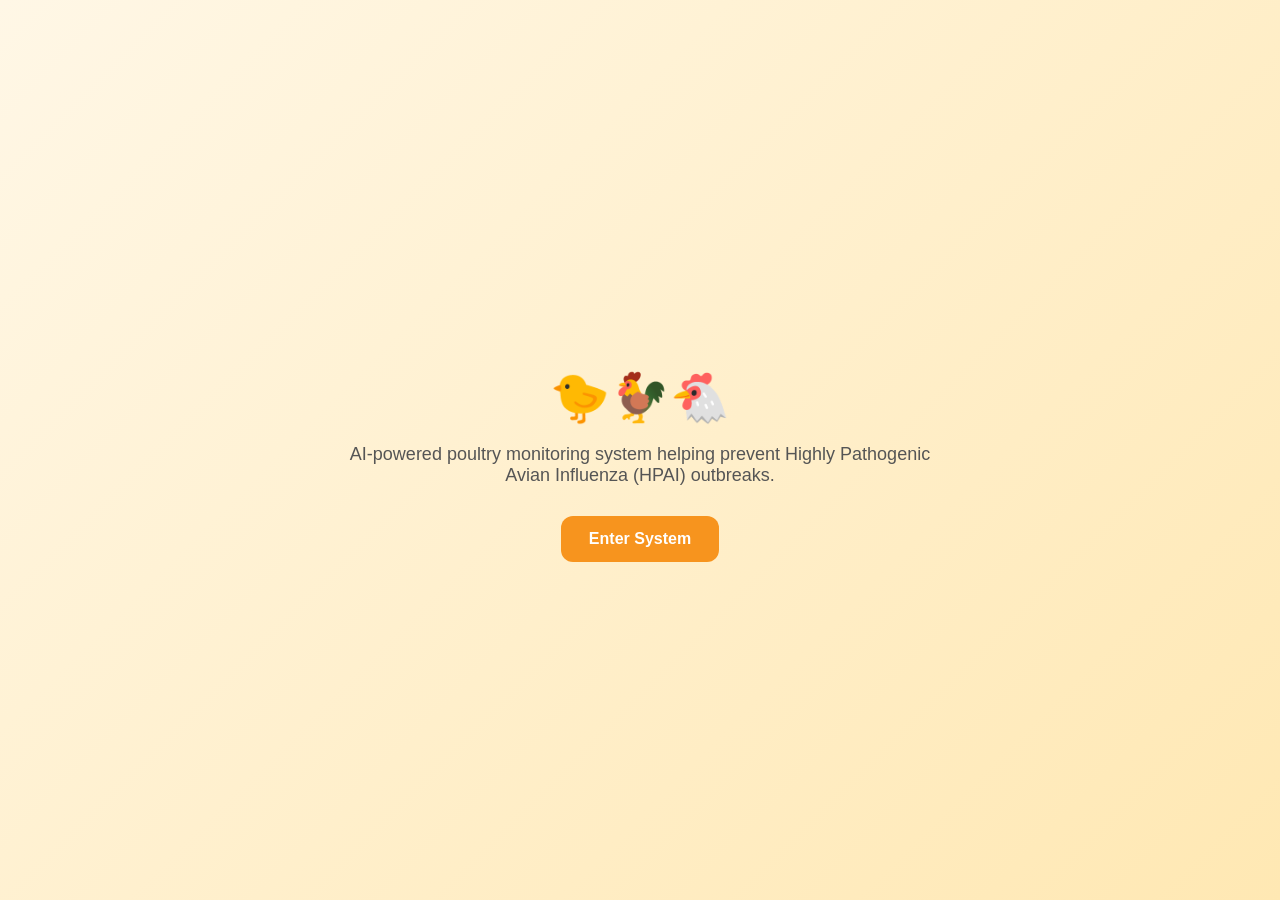
<file: index.html>
<!DOCTYPE html>
<html lang="en">
<head>
<meta charset="UTF-8">
<meta name="viewport" content="width=device-width, initial-scale=1.0">
<title>Welcome — 🐤🐓🐔</title>

<style>
body{
    margin:0;
    height:100vh;
    display:flex;
    justify-content:center;
    align-items:center;
    font-family:Segoe UI, Arial, sans-serif;
    background:linear-gradient(135deg,#fff7e6,#ffe8b3);
}

/* Intro container */
.intro{
    text-align:center;
    max-width:600px;
}

/* Title */
.intro h1{
    font-size:48px;
    margin-bottom:10px;
}

/* Subtitle */
.intro p{
    color:#555;
    margin-bottom:30px;
    font-size:18px;
}

/* Button */
.btn{
    display:inline-block;
    padding:14px 28px;
    background:#F7941E;
    color:white;
    text-decoration:none;
    border-radius:12px;
    font-weight:600;
    transition:.3s;
}

.btn:hover{
    background:#e6830e;
    transform:translateY(-2px);
}
</style>
</head>

<body>

<div class="intro">
    <h1>🐤🐓🐔</h1>
    <p>
        AI-powered poultry monitoring system helping prevent
        Highly Pathogenic Avian Influenza (HPAI) outbreaks.
    </p>

    <!-- CONNECTED BUTTON -->
    <a href="Login.html" class="btn">Enter System</a>
</div>

</body>
</html>
</file>
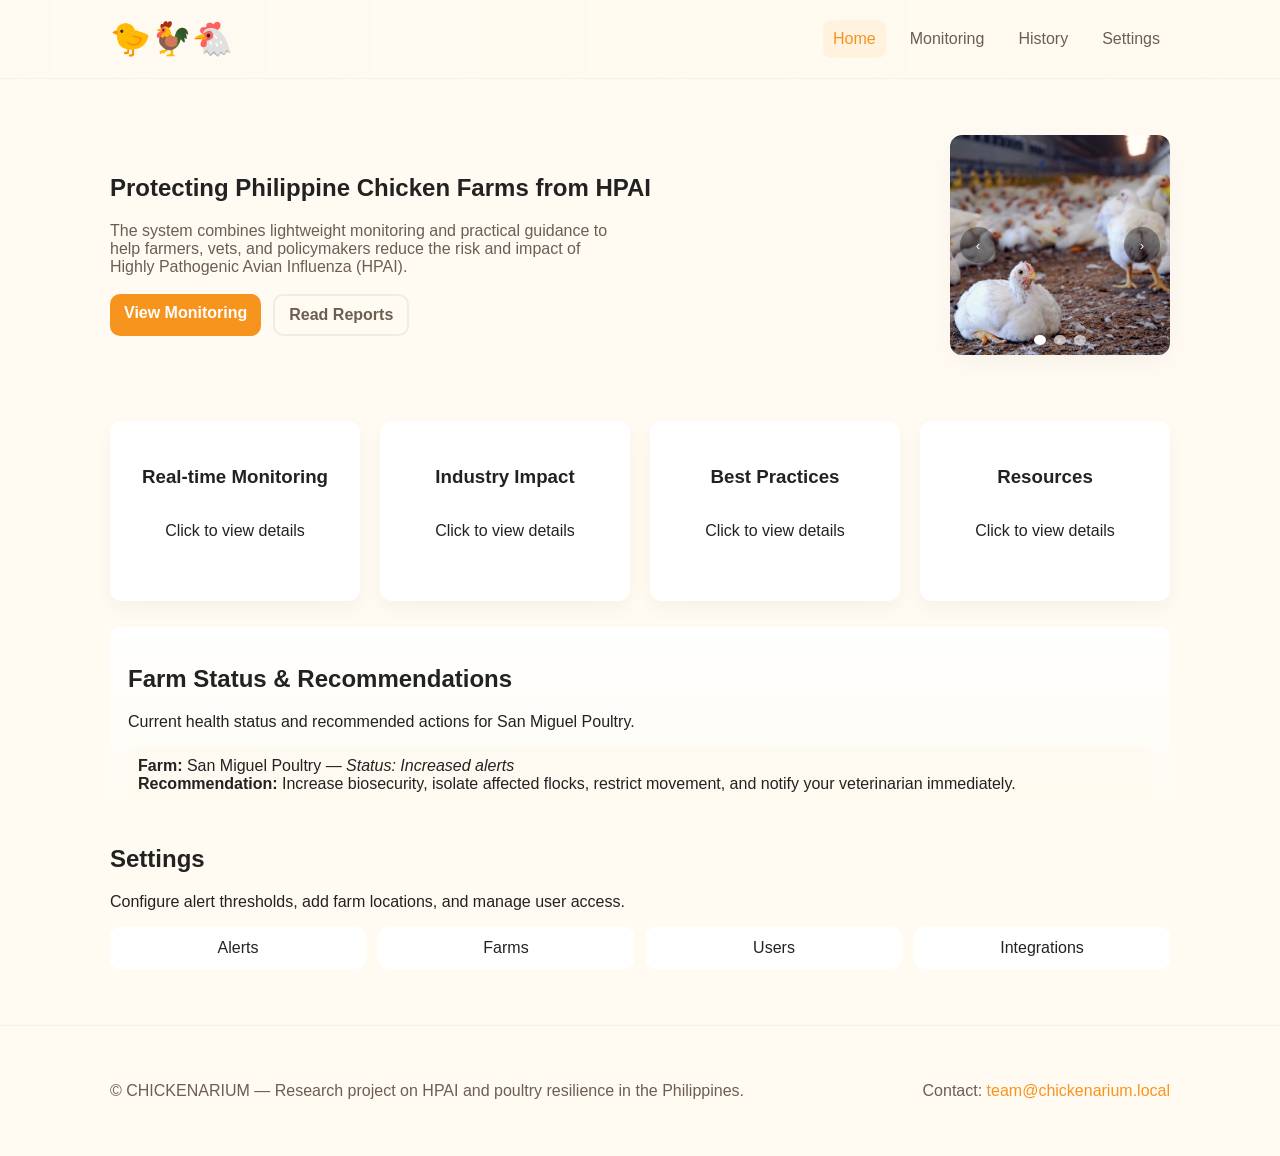
<file: Fpage.html>
<!doctype html>
<html lang="en">
<head>
  <meta charset="utf-8" />
  <meta name="viewport" content="width=device-width,initial-scale=1" />
  <title>THESIS — Front Page</title>
  
  <link rel="stylesheet" href="css/Fpage.css" />
  <link rel="stylesheet" href="css/media.css" />
</head>

<body>
  <header class="topnav">
    <div class="container nav-inner">
      <a class="brand" href="Fpage.html">🐤🐓🐔 </a>
      <button id="menuBtn" class="menu-btn" aria-label="Toggle menu">☰</button>
      <nav id="siteNav" class="nav-links">
        <a href="Fpage.html" class="active">Home</a>
        <a href="monitoring.html">Monitoring</a>
        <a href="history.html">History</a>
        <a href="settings.html">Settings</a>
      </nav>
    </div>
  </header>

<main class="container">

<section id="home" class="hero">
  <div class="hero-left">
    <h1>Protecting Philippine Chicken Farms from HPAI</h1>
    <p class="lead">
      The system combines lightweight monitoring and practical guidance
      to help farmers, vets, and policymakers reduce the risk and impact of
      Highly Pathogenic Avian Influenza (HPAI).
    </p>
    <div class="hero-cta">
      <a class="btn" href="#monitoring">View Monitoring</a>
      <a class="btn ghost" href="#history">Read Reports</a>
    </div>
  </div>
  <div class="hero-right">
    <div class="carousel" id="homeCarousel">
      <div class="carousel-track">
        <div class="carousel-slide"><img src="images/chicken1.jpg" alt="Farm view 1"></div>
        <div class="carousel-slide"><img src="images/chicken2.jpg" alt="Farm view 2"></div>
        <div class="carousel-slide"><img src="images/chicken3.jpg" alt="Farm view 3"></div>
      </div>
      <button class="carousel-btn prev" aria-label="Previous slide">‹</button>
      <button class="carousel-btn next" aria-label="Next slide">›</button>
      <div class="carousel-dots" aria-hidden="false"></div>
    </div>
  </div>
</section>

<section id="monitoring" class="info-grid">
  <article class="card" onclick="openModal('m1')">
    <h3>Real-time Monitoring</h3>
    <p>Click to view details</p>
  </article>

  <article class="card" onclick="openModal('m2')">
    <h3>Industry Impact</h3>
    <p>Click to view details</p>
  </article>

  <article class="card" onclick="openModal('m3')">
    <h3>Best Practices</h3>
    <p>Click to view details</p>
  </article>

  <article class="card" onclick="openModal('m4')">
    <h3>Resources</h3>
    <p>Click to view details</p>
  </article>
</section>

<section id="history" class="history">
  <h2>Farm Status & Recommendations</h2>
  <p>Current health status and recommended actions for San Miguel Poultry.</p>
  <div class="history-list">
    <div class="history-item">
      <strong>Farm:</strong> San Miguel Poultry — <em>Status: Increased alerts</em>
      <div class="recommendation"><strong>Recommendation:</strong> Increase biosecurity, isolate affected flocks, restrict movement, and notify your veterinarian immediately.</div>
    </div>
  </div>
</section>

<section id="settings" class="settings">
  <h2>Settings</h2>
  <p>Configure alert thresholds, add farm locations, and manage user access.</p>
  <div class="settings-grid">
    <div class="small-card">Alerts</div>
    <div class="small-card">Farms</div>
    <div class="small-card">Users</div>
    <div class="small-card">Integrations</div>
  </div>
</section>

</main>

<footer class="site-footer">
  <div class="container footer-inner">
    <p>© CHICKENARIUM — Research project on HPAI and poultry resilience in the Philippines.</p>
    <p>Contact: <a href="mailto:team@chickenarium.local">team@chickenarium.local</a></p>
  </div>
</footer>

<div id="m1" class="modal" onclick="closeModal(event)">
  <div class="modal-content">
    <span class="modal-close" onclick="closeModal()">×</span>
    <h2>Real-time Monitoring</h2>
    <p>
      Uses AI-based vocal analysis and camera monitoring to detect
      early symptoms of HPAI in chickens.
    </p>
  </div>
</div>

<div id="m2" class="modal" onclick="closeModal(event)">
  <div class="modal-content">
    <span class="modal-close" onclick="closeModal()">×</span>
    <h2>Industry Impact</h2>
    <p>
      Early detection helps reduce economic losses, prevent large-scale
      outbreaks, and protect food security.
    </p>
  </div>
</div>

<div id="m3" class="modal" onclick="closeModal(event)">
  <div class="modal-content">
    <span class="modal-close" onclick="closeModal()">×</span>
    <h2>Best Practices</h2>
    <p>
      Includes biosecurity measures, isolation protocols, and immediate
      reporting of suspected chickens.
    </p>
  </div>
</div>

<div id="m4" class="modal" onclick="closeModal(event)">
  <div class="modal-content">
    <span class="modal-close" onclick="closeModal()">×</span>
    <h2>Resources</h2>
    <p>
      Access official DA, BFAR, and veterinary guidelines related to
      Avian Influenza prevention and response.
    </p>
  </div>
</div>

<script>
  document.addEventListener('DOMContentLoaded', ()=>{
    const btn = document.getElementById('menuBtn');
    const nav = document.getElementById('siteNav');
    btn.addEventListener('click', ()=> nav.classList.toggle('open'));
  });

  function openModal(id){
    document.getElementById(id).style.display = 'flex';
  }
  function closeModal(e){
    if(!e || e.target.classList.contains('modal')){
      document.querySelectorAll('.modal').forEach(m=>m.style.display='none');
    }
  }

  // ====== Simple responsive carousel for homepage ======
  (function(){
    const carousel = document.getElementById('homeCarousel');
    if(!carousel) return;
    const track = carousel.querySelector('.carousel-track');
    const slides = Array.from(track.children);
    const prev = carousel.querySelector('.prev');
    const next = carousel.querySelector('.next');
    const dotsContainer = carousel.querySelector('.carousel-dots');
    let current = 0;

    slides.forEach((s,i)=>{
      const btn = document.createElement('button');
      btn.className = 'dot';
      if(i===0) btn.classList.add('active');
      btn.addEventListener('click', ()=> goTo(i));
      dotsContainer.appendChild(btn);
    });

    function update(){
      track.style.transform = `translateX(${-current*100}% )`;
      Array.from(dotsContainer.children).forEach((b,i)=> b.classList.toggle('active', i===current));
    }
    function goTo(i){ current = (i + slides.length) % slides.length; update(); }

    prev.addEventListener('click', ()=> goTo(current-1));
    next.addEventListener('click', ()=> goTo(current+1));

    let autoplay = setInterval(()=> goTo(current+1), 4000);
    carousel.addEventListener('mouseenter', ()=> clearInterval(autoplay));
    carousel.addEventListener('mouseleave', ()=> autoplay = setInterval(()=> goTo(current+1), 4000));

    // touch support
    let startX = 0;
    track.addEventListener('touchstart', e=> startX = e.touches[0].clientX, {passive:true});
    track.addEventListener('touchend', e=>{
      const endX = e.changedTouches[0].clientX;
      if(startX - endX > 30) goTo(current+1);
      if(endX - startX > 30) goTo(current-1);
    });

    // ensure initial layout
    update();
    window.addEventListener('resize', update);
  })();
</script>
</body>
</html>
</file>
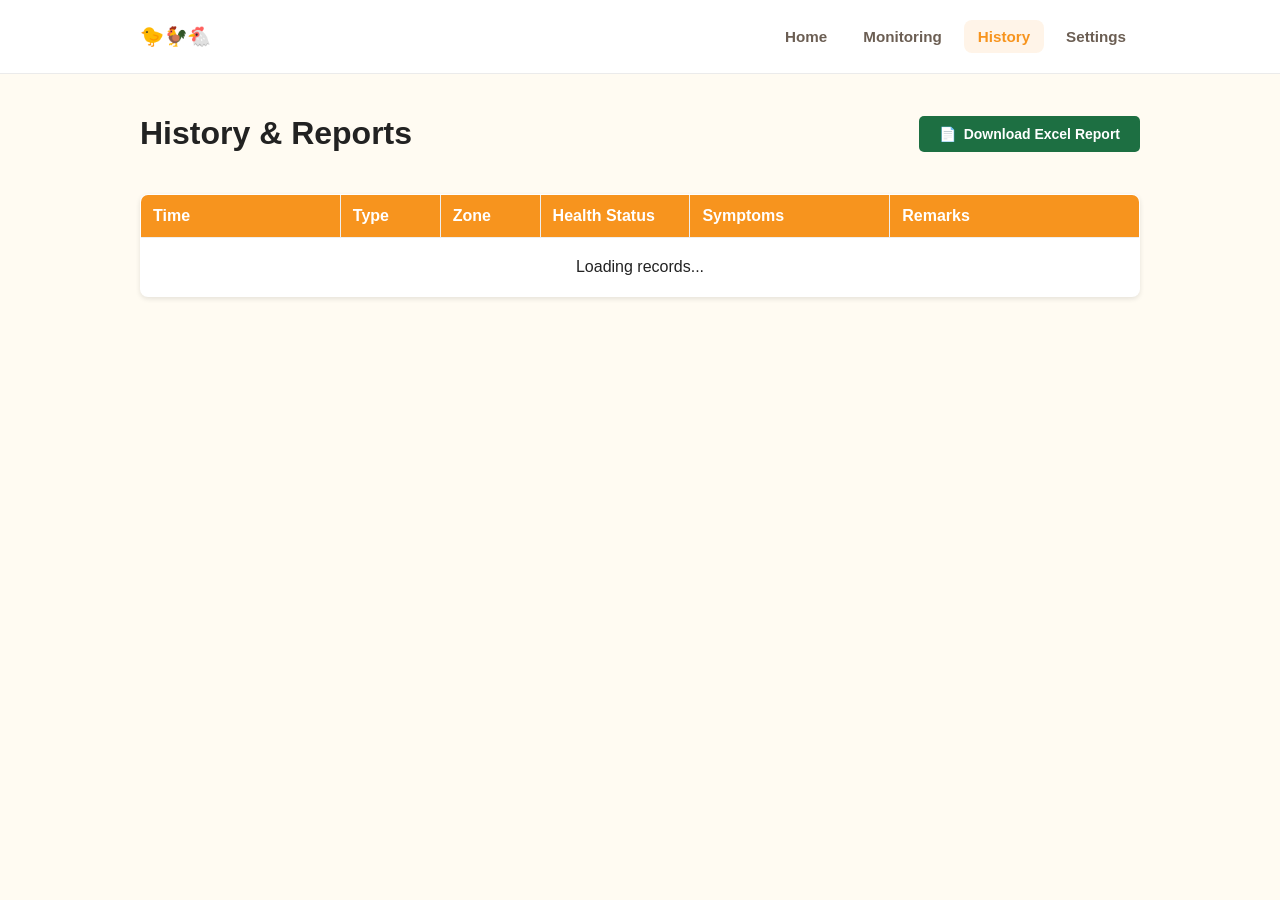
<file: history.html>
<!doctype html>
<html lang="en">
<head>
  <meta charset="utf-8" />
  <meta name="viewport" content="width=device-width,initial-scale=1" />
  <title>History — THESIS</title>
  
  <link rel="stylesheet" href="css/Navbar.css" />
  <link rel="stylesheet" href="css/history.css" />
  <style>
      .type-badge { padding: 4px 10px; border-radius: 12px; font-size: 0.85rem; background: #e2e8f0; color: #1e293b; font-weight: bold; }
  </style>
</head>
<body>

<header class="topnav">
  <div class="container nav-inner">
    <a class="brand" href="Fpage.html">🐤🐓🐔</a>
    <button id="menuBtn" class="menu-btn">☰</button>
    <nav id="siteNav" class="nav-links">
      <a href="Fpage.html">Home</a>
      <a href="monitoring.html">Monitoring</a>
      <a href="history.html" class="active">History</a>
      <a href="settings.html">Settings</a>
    </nav>
  </div>
</header>

<main class="container">
  <div class="page-header">
      <h1>History & Reports</h1>
      <button id="downloadBtn" class="btn-download">
          <span>📄</span> Download Excel Report
      </button>
  </div>

  <table style="width: 100%;">
    <thead>
      <tr>
        <th width="20%">Time</th>
        <th width="10%">Type</th>
        <th width="10%">Zone</th>
        <th width="15%">Health Status</th>
        <th width="20%">Symptoms</th>
        <th width="25%">Remarks</th>
      </tr>
    </thead>
    <tbody id="recordsBody">
      <tr><td colspan="6" style="text-align:center; padding:20px;">Loading records...</td></tr>
    </tbody>
  </table>
</main>

<script src="https://cdn.sheetjs.com/xlsx-0.19.3/package/dist/xlsx.full.min.js"></script>
<script src="js/history.js?v=4"></script>

<script>
    document.getElementById("menuBtn")?.addEventListener("click", () => {
        document.getElementById("siteNav").classList.toggle("open");
    });
</script>

</body>
</html>
</file>
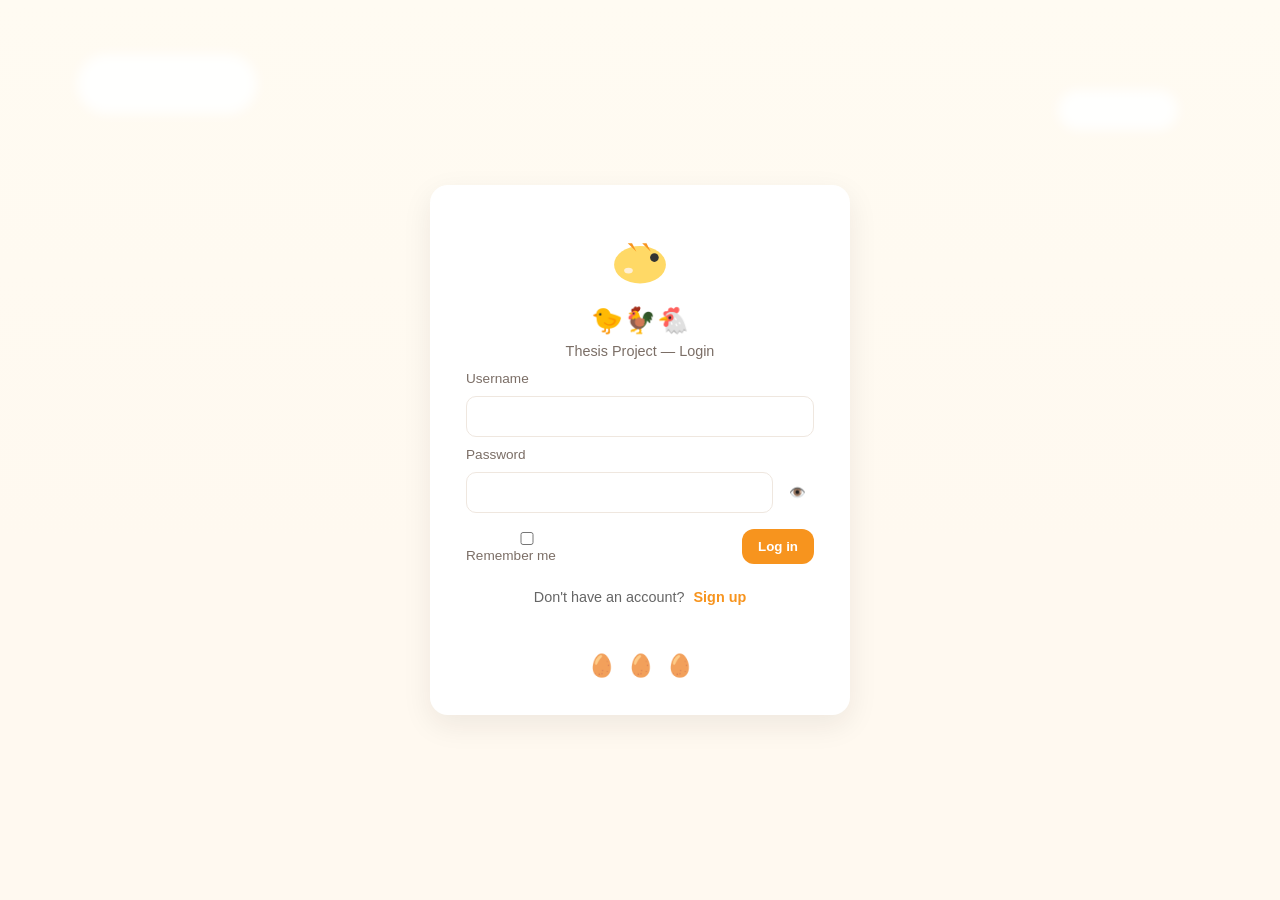
<file: Login.html>
<!DOCTYPE html>
<html lang="en">
<head>
  <meta charset="UTF-8" />
  <meta http-equiv="X-UA-Compatible" content="IE=edge" />
  <meta name="viewport" content="width=device-width, initial-scale=1.0" />
  <link rel="stylesheet" href="css/login.css" />
  <link rel="stylesheet" href="css/media.css" />
  <title>THESIS — Login</title>
</head>
<body>
  <main class="page">
    <div class="sky">
      <div class="cloud c1"></div>
      <div class="cloud c2"></div>
    </div>

    <section class="card">
      <header class="brand">
        <div class="chicken" aria-hidden="true">
          <svg viewBox="0 0 120 100" xmlns="http://www.w3.org/2000/svg" role="img" class="chicken-svg">
            <ellipse cx="60" cy="58" rx="36" ry="26" fill="#FFD966" />
            <circle cx="80" cy="48" r="6" fill="#333" />
            <path d="M55 40 l-12 -12 l6 0 z" fill="#F7941E" />
            <path d="M75 40 l12 -12 l-6 0 z" fill="#F7941E" transform="scale(-1,1) translate(-150,0)" />
            <ellipse cx="44" cy="66" rx="6" ry="4" fill="#FFF0D6" />
          </svg>
        </div>
        <h1>🐤🐓🐔</h1>
        <p class="subtitle">Thesis Project — Login</p>
      </header>

      <form id="loginForm" class="login-form" novalidate>
        <label for="username">Username</label>
        <input id="username" name="username" autocomplete="username" required />

        <label for="password">Password</label>
        <div class="password-row">
          <input id="password" name="password" type="password" autocomplete="current-password" required />
          <button type="button" id="toggleEye" class="eye" aria-label="Toggle password visibility">👁️</button>
        </div>

        <div class="actions">
          <label class="remember"><input type="checkbox" id="remember"> Remember me</label>
          <button type="submit" class="btn">Log in</button>
        </div>

        <div style="text-align: center; margin-top: 15px; font-size: 0.9rem;">
            <span style="color: #666;">Don't have an account?</span>
            <a href="signup.html" style="color: #F7941E; text-decoration: none; font-weight: bold; margin-left: 5px;">Sign up</a>
        </div>
        <p class="note" id="note" aria-live="polite"></p>
      </form>

      <footer class="decor">
        <div class="egg">🥚</div>
        <div class="egg">🥚</div>
        <div class="egg">🥚</div>
      </footer>
    </section>
  </main>

  <script src="js/login.js"></script> 
</body>
</html>
</file>
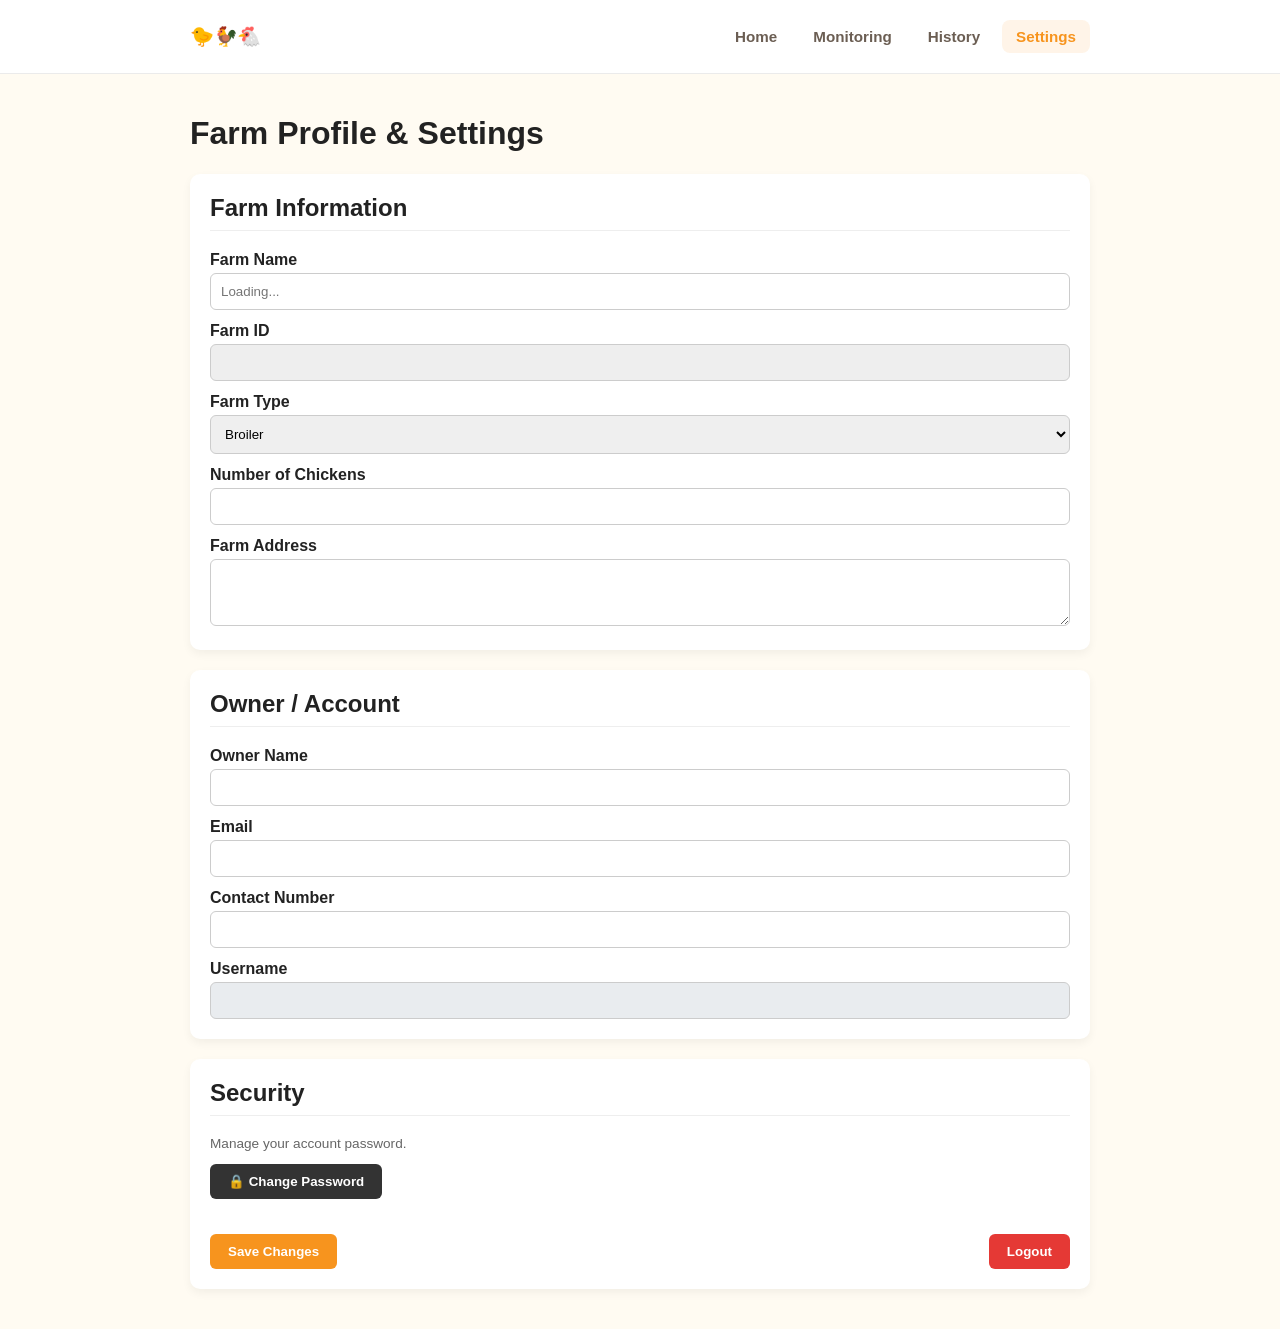
<file: settings.html>
<!doctype html>
<html lang="en">
<head>
<meta charset="utf-8">
<meta name="viewport" content="width=device-width,initial-scale=1">
<title>Settings — THESIS</title>
<link rel="stylesheet" href="css/Navbar.css">
<link rel="stylesheet" href="css/settings.css">
</head>
<body>

<header class="topnav">
<div class="container nav-inner">
  <a class="brand" href="Fpage.html">🐤🐓🐔</a>
  <button id="menuBtn" class="menu-btn">☰</button>
  <nav id="siteNav" class="nav-links">
    <a href="Fpage.html">Home</a>
    <a href="monitoring.html">Monitoring</a>
    <a href="history.html">History</a>
    <a href="settings.html" class="active">Settings</a>
  </nav>
</div>
</header>

<main class="container">
<h1>Farm Profile & Settings</h1>
<p id="msg"></p>

<div class="section">
<h2>Farm Information</h2>
<input type="hidden" id="db_id"> <label>Farm Name</label>
<input type="text" id="farm_name" placeholder="Loading...">

<label>Farm ID</label>
<input type="text" id="farm_id" readonly style="background:#eee; color:#555; border:1px solid #ccc; padding:10px; width:100%; border-radius:6px; margin-top:4px;">

<label>Farm Type</label>
<select id="farm_type">
  <option value="Broiler">Broiler</option>
  <option value="Layer">Layer</option>
  <option value="Backyard">Backyard</option>
</select>

<label>Number of Chickens</label>
<input type="number" id="number_of_chickens">

<label>Farm Address</label>
<textarea id="farm_location" rows="3"></textarea>
</div>

<div class="section">
<h2>Owner / Account</h2>
<label>Owner Name</label>
<input type="text" id="owner_name">

<label>Email</label>
<input type="email" id="owner_email">

<label>Contact Number</label>
<input type="text" id="owner_phone">

<label>Username</label>
<input type="text" id="username" readonly style="background:#e9ecef; cursor: default;">
</div>

<div class="section">
<h2>Security</h2>
<p class="small">Manage your account password.</p>

<button type="button" id="openPassModalBtn" style="background:#333; color:white; margin-bottom:15px;">
  🔒 Change Password
</button>

<div class="actions">
  <button class="save-btn" id="saveBtn">Save Changes</button>
  <button class="logout-btn" onclick="if(confirm('Logout?')) location.href='Login.html'">Logout</button>
</div>
</div>

</main>

<div id="passwordModal" class="modal">
  <div class="modal-content">
    <span class="close-btn" id="closePassModal">&times;</span>
    <h2 style="color:#F7941E; margin-top:0;">Change Password</h2>
    
    <form id="changePassForm">
      <label>Current Password</label>
      <input type="password" id="current_password" required placeholder="Enter current password">
      
      <label>New Password</label>
      <input type="password" id="new_password" required placeholder="Min. 6 characters">
      
      <label>Confirm New Password</label>
      <input type="password" id="confirm_new_password" required placeholder="Retype new password">
      
      <p id="passMsg" style="text-align:center; font-size:0.9rem; margin-top:10px; font-weight:bold;"></p>
      
      <button type="submit" class="btn-submit">Update Password</button>
    </form>
  </div>
</div>

<script src="js/settings.js"></script>
<script>
document.getElementById("menuBtn")?.addEventListener("click",()=>document.getElementById("siteNav").classList.toggle("open"));
</script>

</body>
</html>
</file>
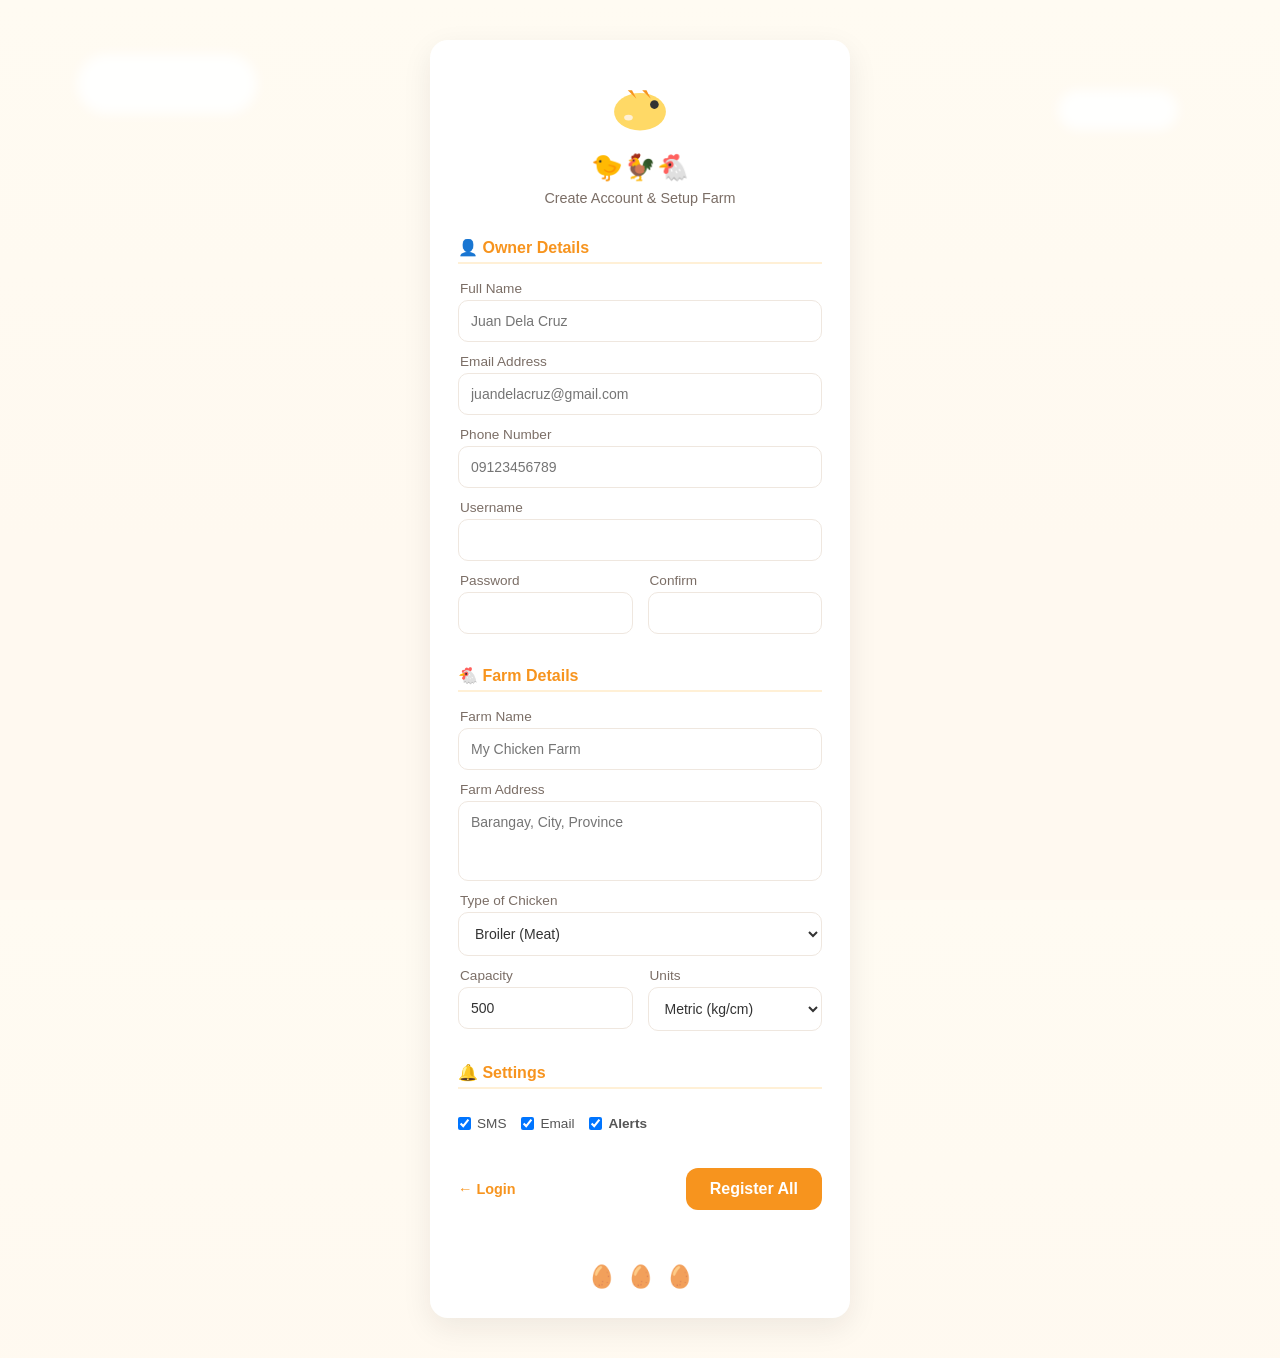
<file: signup.html>
<!DOCTYPE html>
<html lang="en">
<head>
  <meta charset="UTF-8" />
  <meta http-equiv="X-UA-Compatible" content="IE=edge" />
  <meta name="viewport" content="width=device-width, initial-scale=1.0" />
  
  <link rel="stylesheet" href="css/signup.css" />
  <link rel="stylesheet" href="css/media.css" />
  
  <title>THESIS — Sign Up</title>
</head>
<body>
<main class="page">
<div class="sky">
<div class="cloud c1"></div>
<div class="cloud c2"></div>
</div>
<section class="card">
<header class="brand">
<div class="chicken" aria-hidden="true"><svg viewbox="0 0 120 100" xmlns="http://www.w3.org/2000/svg" role="img" class="chicken-svg"> <ellipse cx="60" cy="58" rx="36" ry="26" fill="#FFD966"></ellipse> <circle cx="80" cy="48" r="6" fill="#333"></circle> <path d="M55 40 l-12 -12 l6 0 z" fill="#F7941E"></path> <path d="M75 40 l12 -12 l-6 0 z" fill="#F7941E" transform="scale(-1,1) translate(-150,0)"></path> <ellipse cx="44" cy="66" rx="6" ry="4" fill="#FFF0D6"></ellipse> </svg></div>
<h1>🐤🐓🐔</h1>
<p class="subtitle">Create Account &amp; Setup Farm</p>
</header>

<form id="signupForm" class="login-form">
    <div class="section-header">👤 Owner Details</div>
    
    <label for="fullname">Full Name</label> 
    <input type="text" id="fullname" name="fullname" placeholder="Juan Dela Cruz" required="" /> 
    
    <label for="email">Email Address</label> 
    <input type="email" id="email" name="email" placeholder="juandelacruz@gmail.com" required="" /> 
    
    <label for="phone">Phone Number</label> 
    <input type="tel" id="phone" name="phone" placeholder="09123456789" required="" />
    
    <div class="row">
        <div class="col">
            <label for="username">Username</label> 
            <input type="text" id="username" name="username" required="" />
        </div>
    </div>
    
    <div class="row">
        <div class="col">
            <label for="password">Password</label> 
            <input id="password" name="password" type="password" required="" />
        </div>
        <div class="col">
            <label for="confirm_password">Confirm</label> 
            <input id="confirm_password" name="confirm_password" type="password" required="" />
        </div>
    </div>
    
    <div class="section-header">🐔 Farm Details</div>
    
    <label for="farm_name">Farm Name</label> 
    <input type="text" id="farm_name" name="farm_name" placeholder="My Chicken Farm" required="" /> 
    
    <label for="farm_location">Farm Address</label> 
    <textarea id="farm_location" name="farm_location" placeholder="Barangay, City, Province"></textarea> 
    
    <label for="farm_type">Type of Chicken</label>
    <select id="farm_type" name="farm_type">
        <option value="Broiler">Broiler (Meat)</option>
        <option value="Layer">Layer (Eggs)</option>
        <option value="Backyard">Backyard / Native</option>
    </select>
    
    <div class="row">
        <div class="col">
            <label for="chicken_count">Capacity</label> 
            <input type="number" id="chicken_count" name="chicken_count" value="500" />
        </div>
        <div class="col">
            <label for="units">Units</label>
            <select id="units" name="units">
                <option value="metric">Metric (kg/cm)</option>
                <option value="imperial">Imperial (lbs/in)</option>
            </select>
        </div>
    </div>
    
    <div class="section-header">🔔 Settings</div>
    
    <div class="checkbox-group">
        <label><input type="checkbox" name="notify_sms" checked="checked" /> SMS</label> 
        <label><input type="checkbox" name="notify_email" checked="checked" /> Email</label> 
        <label><input type="checkbox" name="enable_system" checked="checked" /> <b>Alerts</b></label>
    </div>
    
    <div class="actions">
        <a href="Login.html" style="text-decoration: none; color: #f7941e; font-weight: bold; font-size: 0.9rem;">← Login</a> 
        <button type="submit" class="btn">Register All</button>
    </div>
    
    <p class="note" id="note" aria-live="polite"></p>
</form>

<footer class="decor">
<div class="egg">🥚</div>
<div class="egg">🥚</div>
<div class="egg">🥚</div>
</footer>
</section>
</main>

<script src="js/signup.js"></script>

</body>
</html>
</file>
<file: css/Fpage.css>
/* css/Fpage.css */

:root{
  --bg: #FFFBF2;
  --card: #fff;
  --accent: #F6C85F;
  --accent-dark: #F7941E;
  --muted: #6b5e53;
}
*{box-sizing:border-box}

html,body{
  height:100%;
  margin:0;
  font-family:Inter,Segoe UI,Arial,sans-serif;
  background:var(--bg);color:#222
}
.container{
  max-width:1100px;
  margin:0 auto;
  padding:20px
}

/* NAVBAR */
.topnav{
  background:linear-gradient(90deg,rgba(255,250,240,0.95),rgba(255,250,240,0.9));
  position:sticky;
  top:0;z-index:40;
  border-bottom:1px solid rgba(0,0,0,0.04)
}
.nav-inner{
  display:flex;
  align-items:center;
  justify-content:space-between;
  gap:12px
}
.brand{
  font-weight:700;
  color:#222;
  text-decoration:none;
  font-size:2.05rem
}
.nav-links{
  display:flex;
  gap:14px;
  align-items:center
}
.nav-links a{
  color:var(--muted);
  text-decoration:none;
  padding:10px;
  border-radius:8px
}
.nav-links a.active, .nav-links a:hover{
  background:rgba(247,148,30,0.08);
  color:var(--accent-dark)
}
.menu-btn{
  display:none;
  background:transparent;
  border:0;
  font-size:1.2rem;
  padding:8px
}

/* HERO SECTION */
.hero{display:flex;gap:20px;align-items:center;padding:36px 0}
.hero-left{flex:1}
.hero-right{width:220px;display:flex;align-items:center;justify-content:center}
.lead{color:var(--muted);max-width:56ch}
.hero-cta{margin-top:18px;display:flex;gap:12px}

.btn{
  background:var(--accent-dark);
  color:#fff;
  padding:10px 14px;
  border-radius:10px;
  text-decoration:none;
  font-weight:600
}
.btn.ghost{
  background:transparent;
  border:2px solid rgba(0,0,0,0.06);
  color:var(--muted)
}

/* INFO GRID / CARDS */
.info-grid{
  display: grid;
  grid-template-columns: repeat(auto-fit, minmax(240px, 1fr));
  gap: 20px;
  margin: 30px auto 0 auto;
  max-width: 100%; 
  justify-content: center; 
}

.card{
  background: var(--card);
  padding: 16px;
  border-radius: 12px;
  box-shadow: 0 8px 20px rgba(30,20,10,0.04);
  display: flex;
  flex-direction: column;
  justify-content: center;
  align-items: center;
  text-align: center;
  min-height: 180px;
  max-width: 250px; 
  margin: 0 auto;
  cursor: pointer;
}
.card:hover{transform:translateY(-4px);transition:transform 220ms}
.card h3{ margin-top: 0; }

/* HISTORY SECTION */
.history{
  margin-top:26px;
  padding:18px;
  background:linear-gradient(180deg,#fff,#fff0);
  border-radius:10px
}
.history-list{
  display:flex;
  flex-direction:column;
  gap:8px;
  margin-top:12px
}
.history-item{
  padding:10px;
  background:rgba(255,250,240,0.7);
  border-radius:8px
}

/* SETTINGS SECTION */
.settings{margin-top:24px}
.settings-grid{
  display:grid;
  grid-template-columns:repeat(auto-fit,minmax(140px,1fr));
  gap:12px;
  margin-top:12px
}
.small-card{
  background:#fff;
  padding:12px;
  border-radius:10px;
  text-align:center
}

/* FOOTER */
.site-footer{
  margin-top:36px;
  padding:20px 0;
  background:transparent;
  color:var(--muted);
  border-top:1px solid rgba(0,0,0,0.04)
}
.footer-inner{
  display:flex;
  justify-content:space-between;
  align-items:center;
  gap:12px
}
.footer-inner a{
  color:var(--accent-dark);
  text-decoration:none
}

/* CAROUSEL */
.carousel{position:relative;overflow:hidden;border-radius:12px;background:var(--card);box-shadow:0 8px 24px rgba(20,10,0,0.04);width:100%;max-width:420px}
.carousel-track{display:flex;transition:transform 520ms ease}
.carousel-slide{min-width:100%;flex:0 0 100%}
.carousel-slide img{width:100%;height:220px;object-fit:cover;display:block}
.carousel-btn{position:absolute;top:50%;transform:translateY(-50%);background:rgba(0,0,0,0.35);color:#fff;border:0;width:36px;height:36px;border-radius:50%;cursor:pointer;display:flex;align-items:center;justify-content:center}
.carousel-btn.prev{left:10px}
.carousel-btn.next{right:10px}
.carousel-dots{position:absolute;left:50%;transform:translateX(-50%);bottom:10px;display:flex;gap:8px}
.carousel-dots button{width:10px;height:10px;border-radius:50%;background:rgba(255,255,255,0.6);border:0;cursor:pointer}
.carousel-dots button.active{background:#fff;box-shadow:0 0 0 3px rgba(0,0,0,0.06)}

/* MODAL / POPUP STYLES */
.modal {
  display: none;
  position: fixed;
  inset: 0;
  background: rgba(0,0,0,0.6);
  z-index: 999;
  align-items: center;
  justify-content: center;
}
.modal-content {
  background: #fff;
  max-width: 600px;
  padding: 24px;
  border-radius: 16px;
  box-shadow: 0 20px 40px rgba(0,0,0,0.2);
  width: 90%;
}
.modal-content h2 {
  margin-top: 0;
}
.modal-close {
  float: right;
  font-size: 22px;
  cursor: pointer;
}
</file>
<file: css/media.css>
/* media.css — responsive & adjustable rules for CHICKENARIUM login */
:root{
  --scale: 1;
}
/* Base accessibility scaling (affects rem-based sizes) */
html{font-size:calc(16px * var(--scale));}

/* small devices: make inputs larger and stack more tightly */
@media (max-width:480px){
  :root{--scale:0.95}
  .page{padding:18px}
  .card{padding:18px;border-radius:12px}
  .chicken-svg{width:64px;height:52px}
  .brand h1{font-size:1.15rem}
  .login-form input{padding:14px}
  .btn{padding:12px 14px;border-radius:10px}
  .decor{gap:8px}
}

/* medium devices */
@media (min-width:481px) and (max-width:880px){
  :root{--scale:0.98}
  .card{width:90%}
}

/* larger devices - slight upscale */
@media (min-width:881px){
  :root{--scale:1}
  .card{width:420px}
}

/* landscape phones: make form centered and comfortable */
@media (orientation:landscape) and (max-width:760px){
  .page{align-items:center;padding:12px}
  .card{padding:20px}
}

/* Reduced motion preference */
@media (prefers-reduced-motion: reduce){
  .card.shake{animation:none}
}

/* Utility: helper class to increase overall scale if user wants larger UI */
.scale-large{--scale:1.12}
.scale-medium{--scale:1.06}
.scale-small{--scale:0.90}

/* css/media.css */

/* TABLET */
@media (max-width:880px){
  .hero{flex-direction:column;align-items:flex-start}
  .hero-right{width:100%;display:flex;justify-content:flex-start}
  .carousel-slide img{height:180px}
}

/* MOBILE */
@media (max-width:640px){
  .nav-links{display:none}
  .menu-btn{display:inline-block}
  
  .nav-links.open{
    display:flex;
    position:absolute;
    right:16px;
    top:56px;
    background:var(--card);
    padding:10px;
    border-radius:10px;
    box-shadow:0 12px 30px rgba(20,10,0,0.08);
    flex-direction:column
  }
  .hero-right{order:2}
}

/* SMALL MOBILE */
@media (max-width:480px){
  .carousel-slide img{height:140px}
  .carousel-btn{width:30px;height:30px}
}
</file>
<file: css/Navbar.css>
/* FILE: css/Navbar.css */

.topnav {
    background: rgba(255, 255, 255, 0.95); /* Slight transparency */
    border-bottom: 1px solid rgba(0,0,0,0.08);
    position: sticky;
    top: 0;
    z-index: 100;
    backdrop-filter: blur(5px);
}

.nav-inner {
    display: flex;
    align-items: center;
    justify-content: space-between;
    gap: 12px;
    padding: 12px 20px;
}

.brand {
    font-weight: 800;
    color: #222;
    text-decoration: none;
    font-size: 1.2rem;
    letter-spacing: -0.5px;
    display: flex;
    align-items: center;
    gap: 8px;
}

.nav-links {
    display: flex;
    gap: 8px;
    align-items: center;
}

.nav-links a {
    color: #6b5e53;
    text-decoration: none;
    padding: 8px 14px;
    border-radius: 8px;
    font-weight: 600;
    font-size: 0.95rem;
    transition: all 0.2s ease;
}

/* Hover & Active States */
.nav-links a.active, 
.nav-links a:hover {
    background: rgba(247,148,30,0.1);
    color: #F7941E; /* Chickenarium Orange */
}

/* Mobile Menu Button */
.menu-btn {
    display: none;
    background: transparent;
    border: 0;
    font-size: 1.5rem;
    padding: 5px;
    cursor: pointer;
    color: #333;
}

/* MOBILE RESPONSIVENESS */
@media (max-width: 640px) {
    .nav-links {
        display: none;
    }
    
    .menu-btn {
        display: inline-block;
    }
    
    /* Dropdown Menu Style */
    .nav-links.open {
        display: flex;
        position: absolute;
        right: 16px;
        top: 60px;
        background: #fff;
        padding: 15px;
        border-radius: 12px;
        box-shadow: 0 10px 40px rgba(0,0,0,0.15);
        flex-direction: column;
        min-width: 180px;
        border: 1px solid #eee;
    }
    
    .nav-links.open a {
        text-align: left;
        width: 100%;
        box-sizing: border-box;
    }
}
</file>
<file: css/history.css>
/* FILE: css/history.css */

body {
    font-family: 'Inter', Segoe UI, Arial, sans-serif;
    margin: 0;
    background: #FFFBF2;
    color: #222;
}

.container {
    max-width: 1000px;
    margin: 0 auto;
    padding: 20px;
}

/* Header & Button Layout */
.page-header { 
    display: flex; 
    justify-content: space-between; 
    align-items: center; 
    margin-bottom: 20px; 
}

/* Green Excel Button */
.btn-download {
    background-color: #1D6F42; /* Excel Green */
    color: white; 
    border: none; 
    padding: 10px 20px;
    border-radius: 5px; 
    cursor: pointer; 
    font-weight: bold; 
    font-size: 14px;
    display: flex; 
    align-items: center; 
    gap: 8px;
    transition: background 0.3s;
}

.btn-download:hover { 
    background-color: #155231; 
}

/* Table Styles */
table {
    width: 100%;
    border-collapse: collapse;
    background: #fff; 
    border-radius: 8px; 
    overflow: hidden; 
    box-shadow: 0 2px 5px rgba(0,0,0,0.1);
}

table, th, td {
    border: 1px solid #eee;
}

th, td {
    padding: 12px;
    text-align: left;
}

th {
    background: #F7941E; 
    color: white;
}

tbody tr:hover {
    background: #fff8f0;
}

/* Status Indicators */
.status-critical { color: red; font-weight: bold; }
.status-warning { color: orange; font-weight: bold; }
.status-healthy { color: green; font-weight: bold; }
</file>
<file: css/login.css>
/* CHICKENARIUM — Chicken-themed login styles */
:root{
  --bg:#FFF9F0;
  --accent:#F6C85F;
  --muted:#7b6e66;
  --card:#ffffff;
  --btn:#F7941E;
}
*{box-sizing:border-box}
html,body{height:100%;margin:0;font-family:Inter,Segoe UI,Helvetica,Arial,sans-serif;background:linear-gradient(180deg,#FFFBF2 0%, #FFF9F0 60%);color:#2b2b2b}
.page{min-height:100vh;display:flex;align-items:center;justify-content:center;padding:40px}
.sky{position:fixed;inset:0;z-index:0;pointer-events:none}
.cloud{position:absolute;background:rgba(255,255,255,0.9);border-radius:999px;filter:blur(6px)}
.cloud.c1{width:180px;height:60px;left:6%;top:6%}
.cloud.c2{width:120px;height:40px;right:8%;top:10%}
.card{position:relative;z-index:2;width:min(420px,92%);background:var(--card);border-radius:18px;padding:28px 28px 20px;box-shadow:0 10px 30px rgba(40,30,20,0.08);text-align:center}
.brand{display:flex;flex-direction:column;align-items:center;gap:8px;margin-bottom:12px}
.chicken-svg{width:92px;height:72px;transform:translateY(2px)}
.brand h1{margin:0;font-size:1.6rem;letter-spacing:1px}
.subtitle{margin:0;color:var(--muted);font-size:0.9rem}
.login-form{display:grid;gap:10px;margin-top:12px;text-align:left}
.login-form label{font-size:0.85rem;color:var(--muted)}
.login-form input[type="text"],
.login-form input[type="password"],
.login-form input{width:100%;padding:12px;border-radius:10px;border:1px solid #efe7df;background:#fff}
.password-row{display:flex;gap:8px;align-items:center}
.password-row .eye{background:transparent;border:0;padding:8px;border-radius:8px;cursor:pointer}
.actions{display:flex;align-items:center;justify-content:space-between;margin-top:6px}
.remember{font-size:0.85rem;color:var(--muted)}
.btn{background:var(--btn);color:white;border:0;padding:10px 16px;border-radius:12px;font-weight:600;cursor:pointer}
.note{margin-top:8px;color:#b04a12;font-size:0.9rem;text-align:center}
.decor{display:flex;gap:12px;justify-content:center;margin-top:16px}
.egg{font-size:22px}

/* small playful wing bounce when login fails/succeeds */
.card.shake{animation:shake 430ms cubic-bezier(.36,.07,.19,.97)}
@keyframes shake{0%{transform:translateX(0)}20%{transform:translateX(-8px)}40%{transform:translateX(8px)}60%{transform:translateX(-6px)}80%{transform:translateX(6px)}100%{transform:translateX(0)}}

/* responsive */
@media(min-width:880px){.card{padding:36px;width:420px}}
</file>
<file: css/settings.css>
/* FILE: css/settings.css */

body { font-family: Inter, sans-serif; margin: 0; background: #FFFBF2; color: #222; }
.container { max-width: 900px; margin: auto; padding: 20px; }
.section { background: #fff; border-radius: 10px; padding: 20px; margin-bottom: 20px; box-shadow: 0 4px 10px rgba(0,0,0,.05); }
.section h2 { margin-top: 0; border-bottom: 1px solid #eee; padding-bottom: 8px; }

label { display: block; margin-top: 12px; font-weight: 600; }
input, select, textarea { width: 100%; padding: 10px; margin-top: 4px; border-radius: 6px; border: 1px solid #ccc; box-sizing: border-box; }
input[readonly] { background: #e9ecef; cursor: not-allowed; color: #555; }
.actions { display: flex; justify-content: space-between; margin-top: 20px; }

button { padding: 10px 18px; border: none; border-radius: 6px; font-weight: 600; cursor: pointer; }
.save-btn { background: #F7941E; color: #fff; }
.save-btn:hover { background: #d67d14; }
.logout-btn { background: #e53935; color: #fff; }
.small { font-size: .85rem; color: #666; }
#msg { text-align: center; font-weight: bold; margin-bottom: 10px; }

/* MODAL FIX: Eto lang ang inayos para lumitaw sa gitna */
.modal {
  display: none; 
  position: fixed; 
  z-index: 1000; 
  left: 0; 
  top: 0;
  width: 100%; 
  height: 100%; 
  background-color: rgba(0,0,0,0.5);
  /* Tinanggal ko yung justify-content para gumana ang margin sa baba */
}

.modal-content {
  background-color: #fff; 
  /* NAGDAGDAG AKO NITO: Para pumagitna */
  margin: 15% auto; 
  padding: 25px; 
  border-radius: 10px;
  width: 90%; 
  max-width: 400px; 
  box-shadow: 0 5px 15px rgba(0,0,0,0.3);
  position: relative; 
  animation: slideDown 0.3s ease-out;
}

@keyframes slideDown { from { transform: translateY(-50px); opacity: 0; } to { transform: translateY(0); opacity: 1; } }

.close-btn { position: absolute; top: 10px; right: 15px; font-size: 24px; cursor: pointer; color: #aaa; }
.close-btn:hover { color: #000; }

.btn-submit { background: #F7941E; color: white; width: 100%; margin-top: 15px; }
.btn-submit:hover { background: #d67d14; }
</file>
<file: css/signup.css>
/* CHICKENARIUM — Chicken-themed login styles */
:root {
  --bg: #FFF9F0;
  --accent: #F6C85F;
  --muted: #7b6e66;
  --card: #ffffff;
  --btn: #F7941E;
  --border: #efe7df;
}

* { box-sizing: border-box; }

html, body {
  height: 100%;
  margin: 0;
  font-family: Inter, Segoe UI, Helvetica, Arial, sans-serif;
  background: linear-gradient(180deg, #FFFBF2 0%, #FFF9F0 60%);
  color: #2b2b2b;
}

.page {
  min-height: 100vh;
  display: flex;
  align-items: center;
  justify-content: center;
  padding: 20px; /* Adjusted padding for mobile */
}

.sky { position: fixed; inset: 0; z-index: 0; pointer-events: none; }
.cloud { position: absolute; background: rgba(255, 255, 255, 0.9); border-radius: 999px; filter: blur(6px); }
.cloud.c1 { width: 180px; height: 60px; left: 6%; top: 6%; }
.cloud.c2 { width: 120px; height: 40px; right: 8%; top: 10%; }

/* --- CARD STYLES --- */
.card {
  position: relative;
  z-index: 2;
  width: min(500px, 94%); /* Ginawang 500px para kasya yung side-by-side inputs */
  background: var(--card);
  border-radius: 18px;
  padding: 28px;
  box-shadow: 0 10px 30px rgba(40, 30, 20, 0.08);
  text-align: center;
  margin: 20px auto;
}

.brand { display: flex; flex-direction: column; align-items: center; gap: 8px; margin-bottom: 12px; }
.chicken-svg { width: 92px; height: 72px; transform: translateY(2px); }
.brand h1 { margin: 0; font-size: 1.6rem; letter-spacing: 1px; }
.subtitle { margin: 0; color: var(--muted); font-size: 0.9rem; }

/* --- FORM ELEMENTS --- */
.login-form {
  display: flex; /* Changed from grid to flex column for better control */
  flex-direction: column;
  gap: 12px;
  margin-top: 12px;
  text-align: left;
}

.login-form label {
  font-size: 0.85rem;
  color: var(--muted);
  margin-bottom: -8px; /* Slight adjustment para dikit sa input */
  margin-left: 2px;
}

/* Unified Input Styles (Text, Password, Select, Textarea) */
.login-form input,
.login-form select,
.login-form textarea {
  width: 100%;
  padding: 12px;
  border-radius: 10px;
  border: 1px solid var(--border);
  background: #fff;
  font-family: inherit;
  font-size: 14px;
  color: #333;
  transition: border-color 0.2s, box-shadow 0.2s;
}

/* Focus State */
.login-form input:focus,
.login-form select:focus,
.login-form textarea:focus {
  outline: none;
  border-color: var(--btn);
  box-shadow: 0 0 0 3px rgba(247, 148, 30, 0.1);
}

/* --- ADDRESS BOX FIX (Specific) --- */
.login-form textarea {
  resize: none;      /* Bawal hilahin */
  height: 80px;      /* Fixed height */
  overflow-y: auto;  /* Scroll pag mahaba */
}

/* --- SECTION HEADERS --- */
.section-header {
  color: var(--btn);
  font-weight: bold;
  border-bottom: 2px solid #FFF0D6;
  padding-bottom: 5px;
  margin-top: 20px;
  margin-bottom: 5px;
  font-size: 1.0rem;
  display: flex;
  align-items: center;
  gap: 8px;
}

/* --- LAYOUT HELPERS --- */
.row {
  display: flex;
  gap: 15px;
  width: 100%;
}
.col {
  flex: 1;
  display: flex;
  flex-direction: column;
  gap: 12px; /* Gap between label and input inside col */
}

/* --- CHECKBOX GROUP --- */
.checkbox-group {
  display: flex;
  flex-wrap: wrap;
  gap: 15px;
  margin-top: 5px;
  padding: 5px 0;
}
.checkbox-group label {
  display: flex;
  align-items: center;
  gap: 6px;
  cursor: pointer;
  margin: 0; /* Reset label margin */
  color: #555;
}
.checkbox-group input[type="checkbox"] {
  width: auto; /* Reset width for checkbox */
  margin: 0;
}

/* --- BUTTONS & ACTIONS --- */
.actions {
  display: flex;
  align-items: center;
  justify-content: space-between;
  margin-top: 20px;
}
.btn {
  background: var(--btn);
  color: white;
  border: 0;
  padding: 12px 24px;
  border-radius: 12px;
  font-weight: 600;
  cursor: pointer;
  font-size: 1rem;
}
.btn:hover { background: #e08316; }

.note { margin-top: 8px; color: #b04a12; font-size: 0.9rem; text-align: center; }
.decor { display: flex; gap: 12px; justify-content: center; margin-top: 20px; }
.egg { font-size: 22px; }

/* Animations */
.card.shake { animation: shake 430ms cubic-bezier(.36,.07,.19,.97) }
@keyframes shake {
  0% { transform: translateX(0) }
  20% { transform: translateX(-8px) }
  40% { transform: translateX(8px) }
  60% { transform: translateX(-6px) }
  80% { transform: translateX(6px) }
  100% { transform: translateX(0) }
}

/* Responsive */
@media (max-width: 480px) {
  .row { flex-direction: column; gap: 12px; }
  .card { padding: 20px; width: 100%; }
}
</file>
